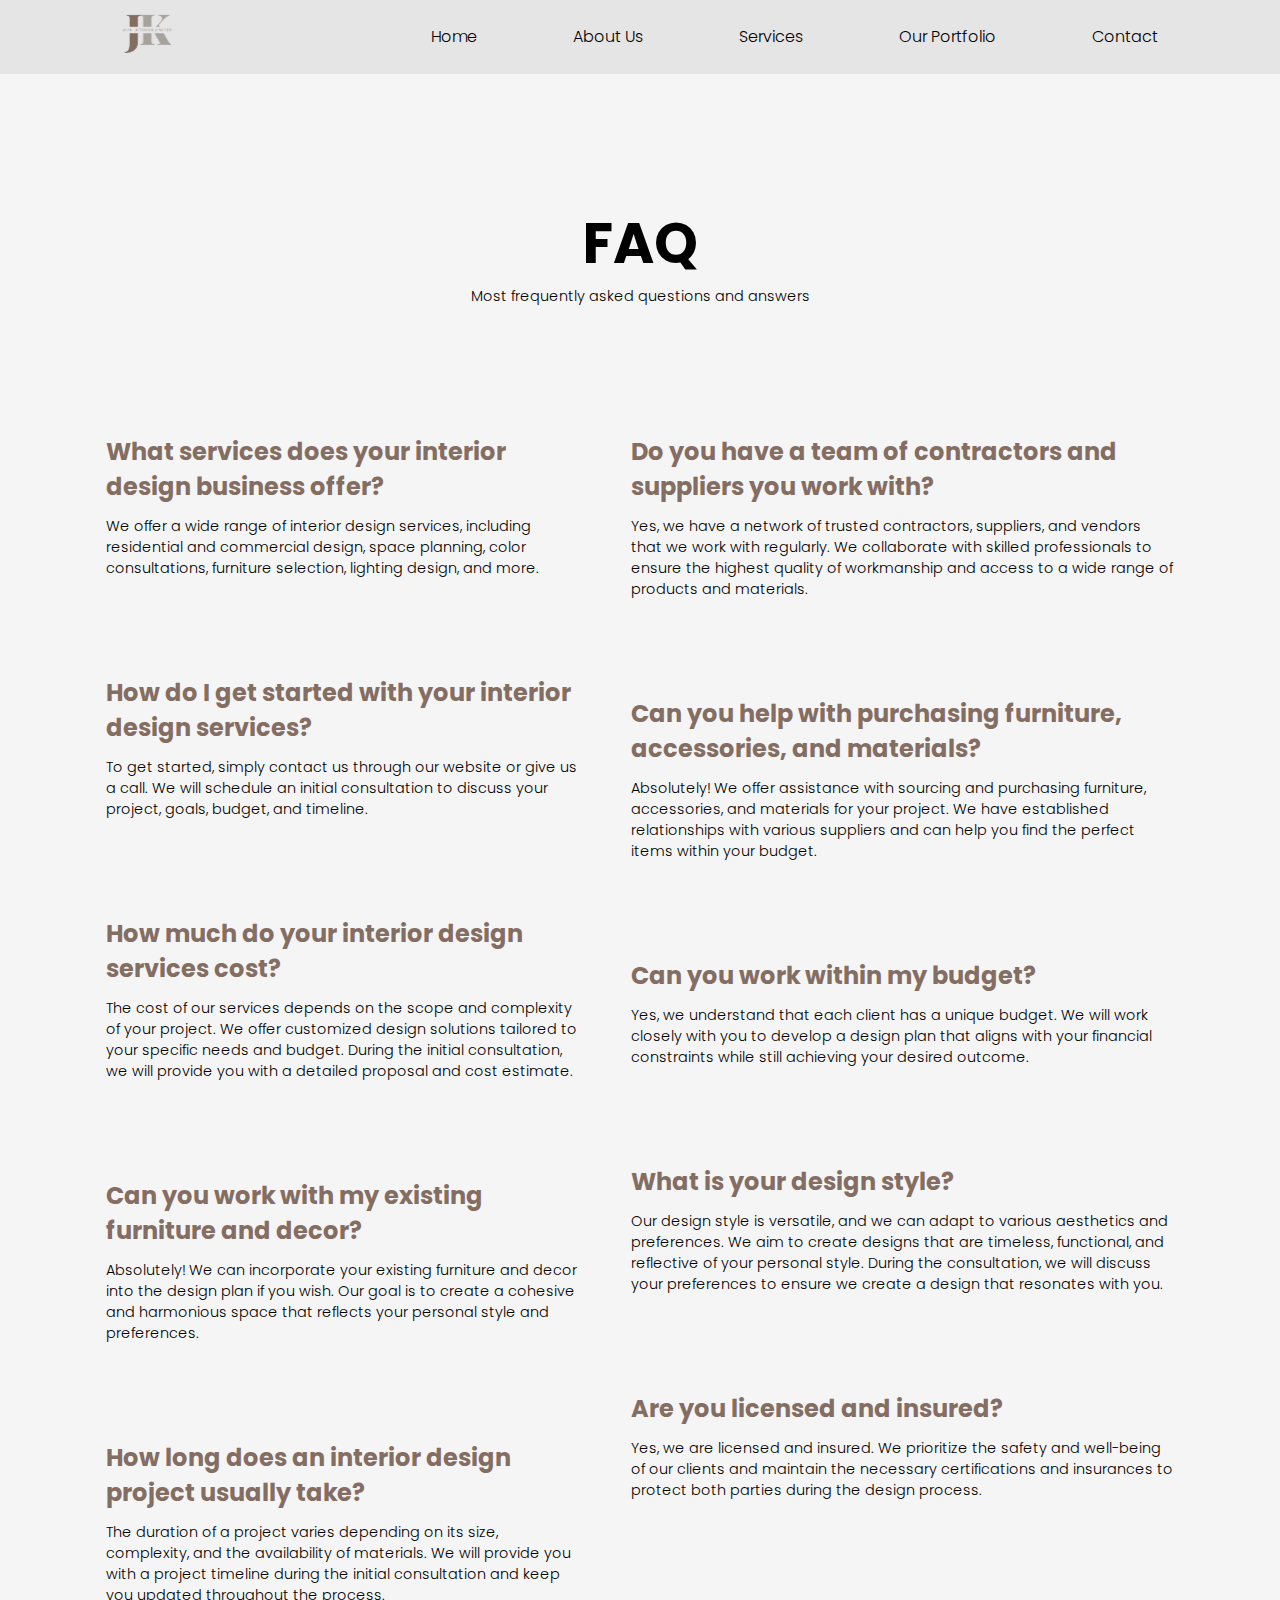
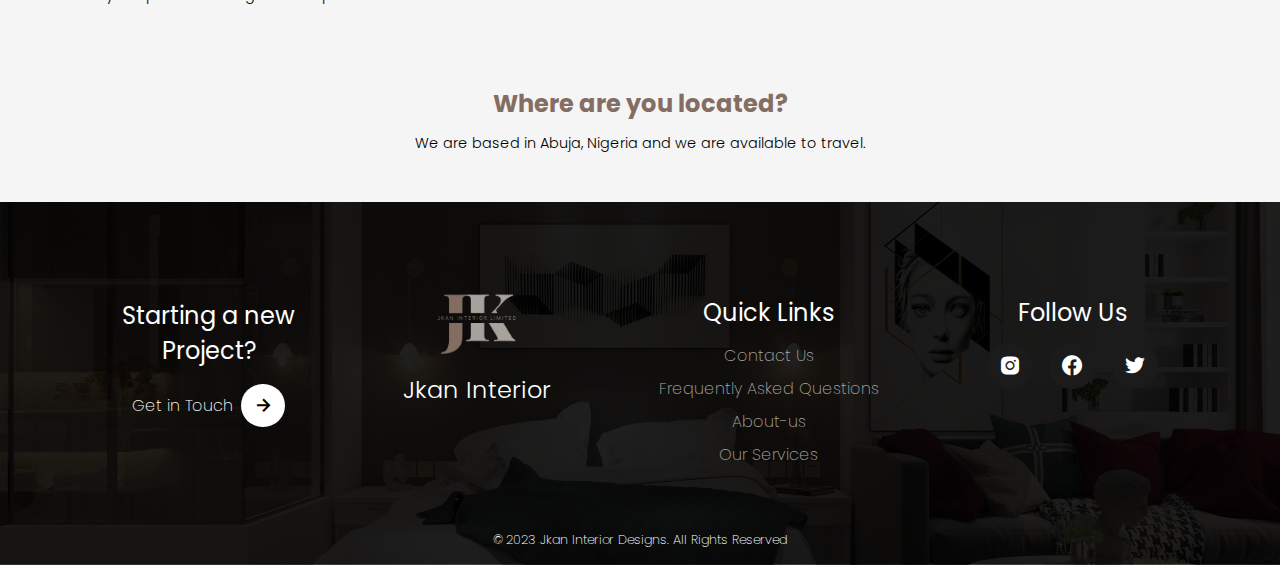
<file: questions.html>
<!DOCTYPE html>
<html lang="en">
<head>
    <meta charset="UTF-8">
    <meta name="viewport" content="width=device-width, initial-scale=1.0">
    <link rel="stylesheet" href="./style/questions.css">
    <link rel="preconnect" href="https://fonts.googleapis.com">
    <link rel="preconnect" href="https://fonts.gstatic.com" crossorigin>
    <link href="https://fonts.googleapis.com/css2?family=Poppins:wght@100;200;300;400;500;700;800&display=swap" rel="stylesheet">
    <link href='https://unpkg.com/boxicons@2.1.4/css/boxicons.min.css' rel='stylesheet'>
    <link rel="shortcut icon" href="./images/30A7BCE5-CEE4-4D57-AC01-54E5B7B79694 1.png" type="image/x-icon">
    <title>FAQ - jkan interior</title>
</head>
<body>
    <div class="header">
        <div class="container c1">
            <header>
                <a href="index.html"><img src="./images/30A7BCE5-CEE4-4D57-AC01-54E5B7B79694 1.png" class="logo" alt="company logo"></a>

                <nav>
                    <img src="./images/30A7BCE5-CEE4-4D57-AC01-54E5B7B79694 1.png" alt="company logo">
                    <ul>
                        <li><a href="index.html">Home</a></li>
                        <li><a href="about.html">About Us</a></li>
                        <li><a href="services.html">Services</a></li>
                        <li><a href="portfolio.html">Our Portfolio</a></li>
                        <li><a href="contact.html">Contact</a></li>
                    </ul>
                </nav>

                <div class="burger">
                    <div class="line1"></div>
                    <div class="line2"></div>
                    <div class="line3"></div>
                </div>
            </header>
        </div>
    </div>

    <div class="container c2">
        <div class="hero">
            <h1>FAQ</h1>
            <p>Most frequently asked questions and answers</p>
        </div>
    </div>

    <section class="third">
        <div class="container c3">
            <div class="questions-container">
                <div class="questions q1">
                    <div class="question">
                        <h3>What services does your interior design business offer?</h3>
                        <p>We offer a wide range of interior design services, including residential and commercial design, space planning, color consultations, furniture selection, lighting design, and more.</p>
                    </div>

                    <div class="question">
                        <h3>How do I get started with your interior design services?</h3>
                        <p>To get started, simply contact us through our website or give us a call. We will schedule an initial consultation to discuss your project, goals, budget, and timeline.</p>
                    </div>

                    <div class="question">
                        <h3>How much do your interior design services cost?</h3>
                        <p>The cost of our services depends on the scope and complexity of your project. We offer customized design solutions tailored to your specific needs and budget. During the initial consultation, we will provide you with a detailed proposal and cost estimate.</p>
                    </div>

                    <div class="question">
                        <h3>Can you work with my existing furniture and decor?</h3>
                        <p>Absolutely! We can incorporate your existing furniture and decor into the design plan if you wish. Our goal is to create a cohesive and harmonious space that reflects your personal style and preferences.</p>
                    </div>

                    <div class="question last-q2">
                        <h3>How long does an interior design project usually take?</h3>
                        <p>The duration of a project varies depending on its size, complexity, and the availability of materials. We will provide you with a project timeline during the initial consultation and keep you updated throughout the process.</p>
                    </div>
                </div>
                
                <div class="questions q2">
                    <div class="question">
                        <h3>Do you have a team of contractors and suppliers you work with?</h3>
                        <p>Yes, we have a network of trusted contractors, suppliers, and vendors that we work with regularly. We collaborate with skilled professionals to ensure the highest quality of workmanship and access to a wide range of products and materials.</p>
                    </div>

                    <div class="question">
                        <h3>Can you help with purchasing furniture, accessories, and materials?</h3>
                        <p>Absolutely! We offer assistance with sourcing and purchasing furniture, accessories, and materials for your project. We have established relationships with various suppliers and can help you find the perfect items within your budget.</p>
                    </div>
                    
                    <div class="question">
                        <h3>Can you work within my budget?</h3>
                        <p>Yes, we understand that each client has a unique budget. We will work closely with you to develop a design plan that aligns with your financial constraints while still achieving your desired outcome.</p>
                    </div>

                    <div class="question">
                        <h3>What is your design style?</h3>
                        <p>Our design style is versatile, and we can adapt to various aesthetics and preferences. We aim to create designs that are timeless, functional, and reflective of your personal style. During the consultation, we will discuss your preferences to ensure we create a design that resonates with you.</p>
                    </div>

                    <div class="question last-q">
                        <h3>Are you licensed and insured?</h3>
                        <p>Yes, we are licensed and insured. We prioritize the safety and well-being of our clients and maintain the necessary certifications and insurances to protect both parties during the design process.</p>
                    </div>
                </div>
            </div>
            <div class="last-question">
                <h3>Where are you located?</h3>
                <p>We are based in Abuja, Nigeria and we are available to travel.</p>
            </div>
        </div>
    </section>

    <footer>
        <div class="container last-page">
            <div class="last-page-content">
                <div class="contact-us">
                    <h1>Starting a new <br> Project?</h1>

                    <a href="contact.html">Get in Touch <i class="bx bx-right-arrow-alt"></i></a>
                </div>

                <div class="logo">
                    <a href="index.html"><img src="./images/30A7BCE5-CEE4-4D57-AC01-54E5B7B79694 1.png" alt=""></a>
                    <h2>Jkan Interior</h2>
                </div>

                <div class="quick-links">
                    <h1>Quick Links</h1>
                    <div class="links">
                        <ul>
                            <li><a href="contact.html">Contact Us</a></li>
                            <li><a href="questions.html">Frequently Asked Questions</a></li>
                            <li><a href="about.html">About-us</a></li>
                            <li><a href="services.html">Our Services</a></li>
                        </ul>
                    </div>
                </div>

                <div class="socials">
                    <h1>Follow Us</h1>
                    <div class="social-icons">
                        <a href="https://instagram.com/jkan_interior?igshid=NTc4MTIwNjQ2YQ==" target="_blank"><i class="bx bxl-instagram-alt"></i></a>
                        <a href="https://www.facebook.com/profile.php?id=100092999490034&mibextid=LQQJ4d" target="_blank"><i class="bx bxl-facebook-circle"></i></a>
                        <a href="https://twitter.com/ekanenaholo23/status/1686034765185503232?s=46&t=z8iQLYWNpz9GKLznW-rITQ"><i class="bx bxl-twitter"></i></a>
                    </div>
                </div>
            </div>

            <p>&#169 2023 Jkan Interior Designs. All Rights Reserved</p>
        </div>
    </footer>

    <script src="./js/services.js"></script>
</body>
</html>
</file>
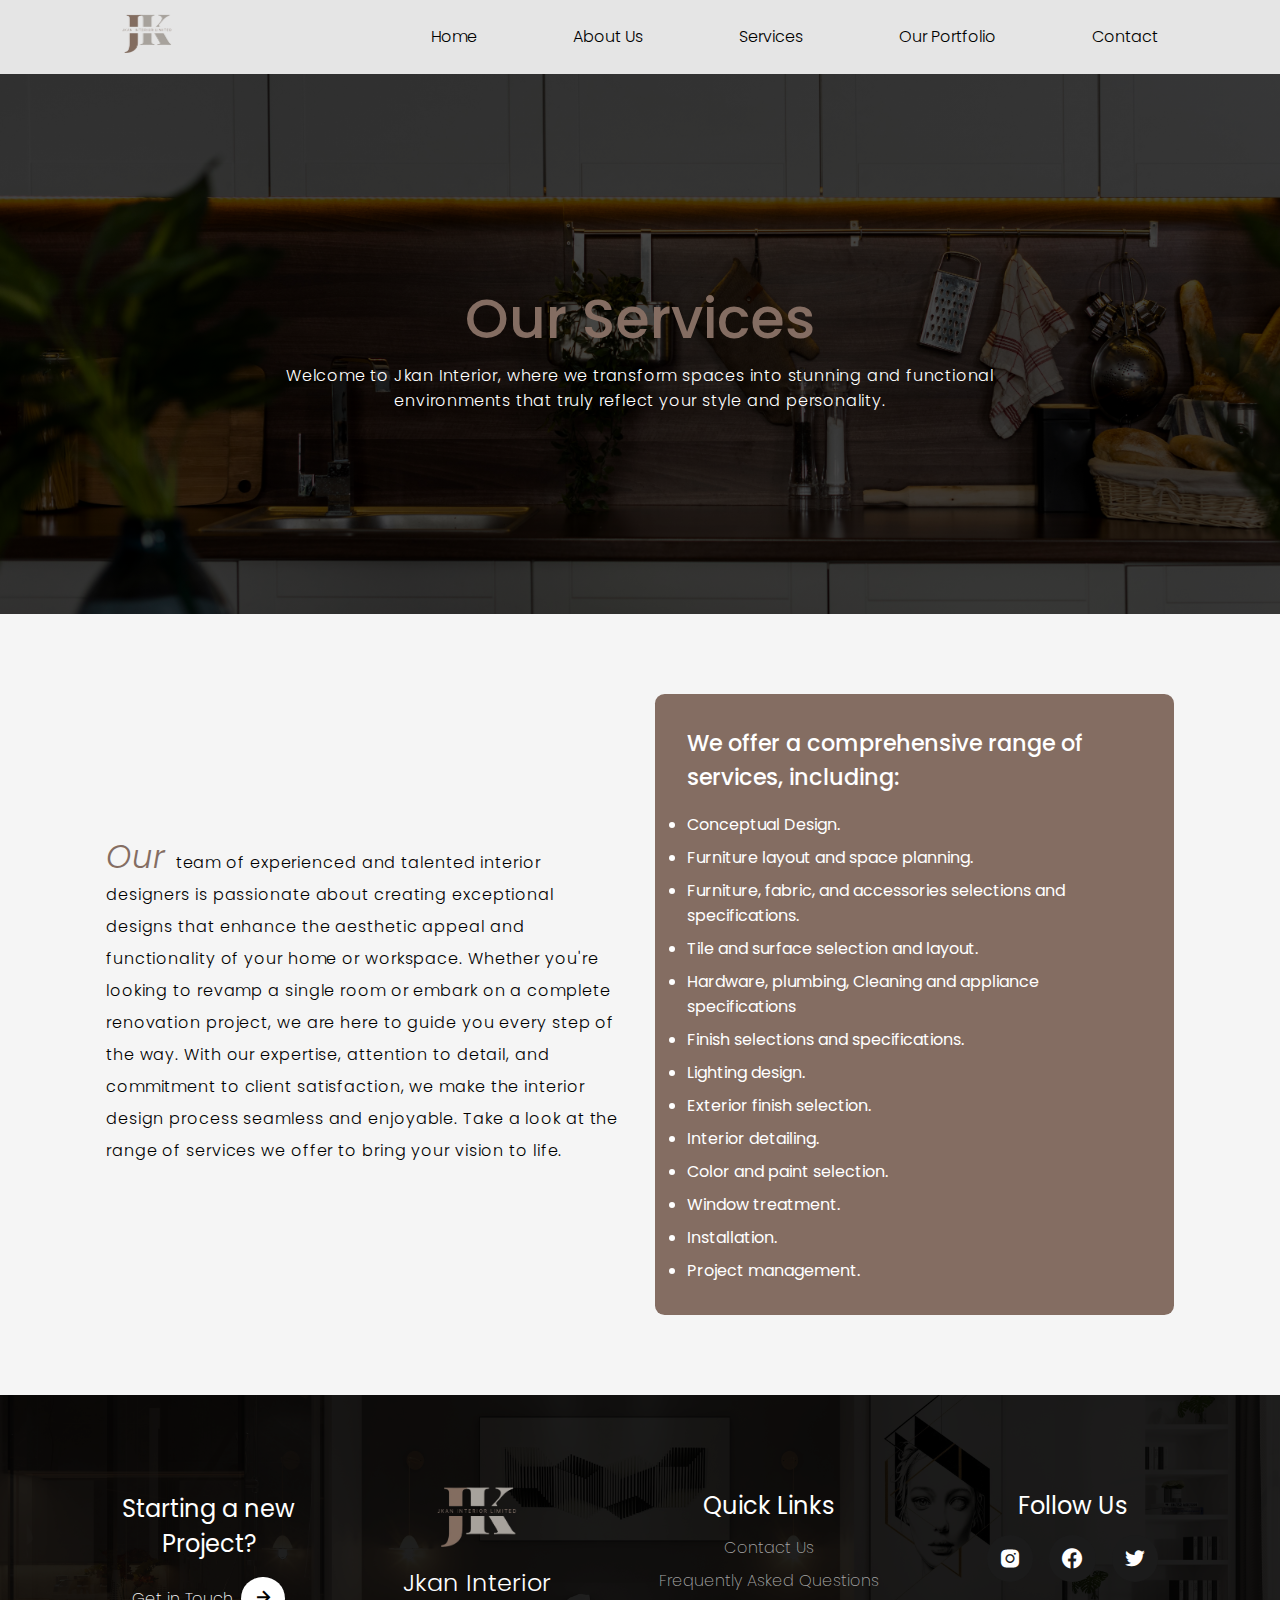
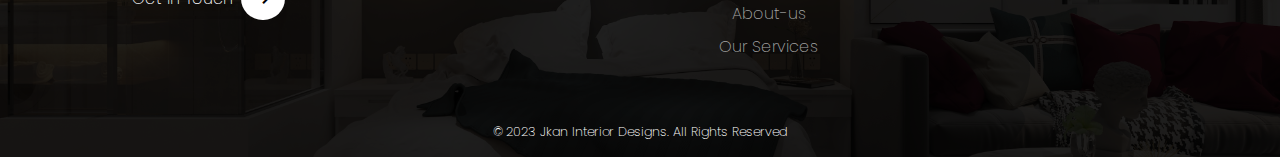
<file: services.html>
<!DOCTYPE html>
<html lang="en">
<head>
    <meta charset="UTF-8">
    <meta name="viewport" content="width=device-width, initial-scale=1.0">
    <link rel="preconnect" href="https://fonts.googleapis.com">
    <link rel="preconnect" href="https://fonts.gstatic.com" crossorigin>
    <link href="https://fonts.googleapis.com/css2?family=Poppins:wght@100;200;300;400;500;700;800&display=swap" rel="stylesheet">
    <link href='https://unpkg.com/boxicons@2.1.4/css/boxicons.min.css' rel='stylesheet'>
    <link rel="shortcut icon" href="./images/30A7BCE5-CEE4-4D57-AC01-54E5B7B79694 1.png" type="image/x-icon">
    <link rel="stylesheet" href="./style/services.css">
    <title>Services - jkan interior</title>
</head>
<body>
    <div class="header">
        <div class="container c1">
            <header>
                <a href="index.html"><img src="./images/30A7BCE5-CEE4-4D57-AC01-54E5B7B79694 1.png" class="logo" alt="company logo"></a>

                <nav>
                    <img src="./images/30A7BCE5-CEE4-4D57-AC01-54E5B7B79694 1.png" alt="company logo">
                    <ul>
                        <li><a href="index.html">Home</a></li>
                        <li><a href="about.html">About Us</a></li>
                        <li><a href="services.html">Services</a></li>
                        <li><a href="portfolio.html">Our Portfolio</a></li>
                        <li><a href="contact.html">Contact</a></li>
                    </ul>
                </nav>

                <div class="burger">
                    <div class="line1"></div>
                    <div class="line2"></div>
                    <div class="line3"></div>
                </div>
            </header>
        </div>
    </div>

    <section class="first">
        <div class="container hero-section">
            <div class="hero">
                <h1>Our Services</h1>
                <p>Welcome to Jkan Interior, where we transform spaces into stunning and functional environments that truly reflect your style and personality.</p>
            </div>
        </div>
    </section>

    <section class="second">
        <div class="container c3">
            <div class="c3-desc-content">
                <p><span>Our </span> team of experienced and talented interior designers is passionate about creating exceptional designs that enhance the aesthetic appeal and functionality of your home or workspace. Whether you're looking to revamp a single room or embark on a complete renovation project, we are here to guide you every step of the way. With our expertise, attention to detail, and commitment to client satisfaction, we make the interior design process seamless and enjoyable. Take a look at the range of services we offer to bring your vision to life.</p>
            </div>

            <div class="c3-services">
                <h3>We offer a comprehensive range of services, including:</h3>
                <ul>
                    <li>Conceptual Design.</li>
                    <li>Furniture layout and space planning.</li>
                    <li>Furniture, fabric, and accessories selections and specifications.</li>
                    <li>Tile and surface selection and layout.</li>
                    <li>Hardware, plumbing, Cleaning and appliance specifications</li>
                    <li>Finish selections and specifications.</li>
                    <li>Lighting design.</li>
                    <li>Exterior finish selection.</li>
                    <li>Interior detailing.</li>
                    <li>Color and paint selection.</li>
                    <li>Window treatment.</li>
                    <li>Installation.</li>
                    <li>Project management.</li>
                </ul>
            </div>
        </div>
    </section>
    
    <footer>
        <div class="container last-page">
            <div class="last-page-content">
                <div class="contact-us">
                    <h1>Starting a new <br> Project?</h1>

                    <a href="contact.html">Get in Touch <i class="bx bx-right-arrow-alt"></i></a>
                </div>

                <div class="logo">
                    <a href="index.html"><img src="./images/30A7BCE5-CEE4-4D57-AC01-54E5B7B79694 1.png" alt=""></a>
                    <h2>Jkan Interior</h2>
                </div>

                <div class="quick-links">
                    <h1>Quick Links</h1>
                    <div class="links">
                        <ul>
                            <li><a href="contact.html">Contact Us</a></li>
                            <li><a href="questions.html">Frequently Asked Questions</a></li>
                            <li><a href="about.html">About-us</a></li>
                            <li><a href="services.html">Our Services</a></li>
                        </ul>
                    </div>
                </div>

                <div class="socials">
                    <h1>Follow Us</h1>
                    <div class="social-icons">
                        <a href="https://instagram.com/jkan_interior?igshid=NTc4MTIwNjQ2YQ==" target="_blank"><i class="bx bxl-instagram-alt"></i></a>
                        <a href="https://www.facebook.com/profile.php?id=100092999490034&mibextid=LQQJ4d" target="_blank"><i class="bx bxl-facebook-circle"></i></a>
                        <a href="https://twitter.com/ekanenaholo23/status/1686034765185503232?s=46&t=z8iQLYWNpz9GKLznW-rITQ"><i class="bx bxl-twitter"></i></a>
                    </div>
                </div>
            </div>

            <p>&#169 2023 Jkan Interior Designs. All Rights Reserved</p>
        </div>
    </footer>
    
    <script src="./js/services.js"></script>
</body>
</html>
</file>
<file: style/questions.css>
* {
    margin: 0;
    padding: 0;
    box-sizing: border-box;
}

:root {
    --primary-color: #846d62;
    --secondary-color: #a8a29c;
    --back-color: whitesmoke;
}

body {
    font-family: 'Poppins', sans-serif;
    background: var(--back-color);
}

.no-scroll{
    overflow: hidden;
}

.header {
    position: sticky;
    top: 0;
    background: #e5e5e5;
    z-index: 999;
}

header {
    display: flex;
    justify-content: space-between;
    padding: .7em 1em;
    align-items: center;
}

header .logo {
    width: 50px;
}

nav {
    position: fixed;
    display: flex;
    flex-direction: column;
    justify-content: center;
    align-items: center;
    right: 0;
    top: 0;
    width: 100%;
    height: 100vh;
    background: rgba(0, 0, 0, 0.853);
    gap: 45px;
    opacity: 0;
    pointer-events: none;
    transition: .3s;
}

.active {
    opacity: 1;
    pointer-events: all;
}

nav img {
    width: 90px;
}

nav ul {
    display: flex;
    flex-direction: column;
    align-items: center;
    gap: 3rem;
}

nav ul li {
    list-style: none;
}

nav ul li a {
    text-decoration: none;
    color: white;
    font-size: 1.2rem;
}

.burger {
    display: flex;
    flex-direction: column;
    align-items: end;
    gap: 5px;
    z-index: 999;
    cursor: pointer;
}

.line1,
.line2,
.line3 {
    width: 30px;
    height: 2px;
    background: var(--primary-color);
    transition: .3s;
    border-radius: 1em;
}

.line1 {
    width: 40px;
}

.line3 {
    width: 25px;
}

.rotate .line1 {
    transform: translateY(7px) rotate(135deg);
    width: 30px;
}

.rotate .line2 {
    transform: translateX(30px);
    opacity: 0;
}

.rotate .line3 {
    transform: translateY(-7px) rotate(-135deg);
    width: 30px;
}

.c2{
    height: 40vh;
    display: flex;
    justify-content: center;
    align-items: center;
}

.c2 h1{
    font-size: 2.3rem;
}

.c2 p{
    font-weight: 300;
    font-size: .9rem;
}

.c3{
    padding: 1em;
    margin-bottom: 3em;
}

.c3 h3{
    margin: 0 0 .5em;
    color: var(--primary-color);
    font-size: 1.5rem;
}

.c3 p{
    font-weight: 300;
    font-size: .9rem;
}

.question{
    margin: 0 0 6em;
}

.last-q{
    margin: 0 0 3em;
}

footer{
    background: linear-gradient(0deg, #000000e0, #000000e0), url(../images/1068589.jpg);
    background-size: cover;
    background-position: right;
    color: white;
}

.last-page{
    display: flex;
    align-items: center;
    flex-direction: column;
    padding: 1em;
}

.last-page-content{
    display: flex;
    flex-direction: column;
    align-items: center;
    gap: 4rem;
    padding: 4em 2rem 3rem;
    text-align: center;
}

.last-page h2, h1{
    text-align: center;
}

.contact-us h1{
    font-weight: 400;
    margin: 1rem;
    font-size: 1.5rem;
}

.contact-us a{
    display: flex;
    align-items: center;
    gap: .5rem;
    text-decoration: none;
    color: white;
    font-weight: 200;
    justify-content: center;
}

.contact-us a i{
    background: white;
    color: black;
    padding: .6rem;
    font-size: 1.5rem;
    border-radius: 50%;
    transition: .3s;
}

.contact-us a:hover i{
    background: var(--primary-color);
    color: white;
}

.logo img{
    width: 80px;
    margin: .7rem;
}

.logo h2{
    font-weight: 300;
}

.quick-links h1{
    font-weight: 400;
    margin: .8rem;
    font-size: 1.5rem;
}

.links ul{
    list-style-type: none;
    display: flex;
    flex-direction: column;
    gap: .5rem;
}

.links ul li a{
    text-decoration: none;
    color: rgb(165, 165, 165);
    font-weight: 200;
}

.socials h1{
    font-weight: 400;
    margin: .8rem;
    font-size: 1.5rem;
}

.social-icons{
    display: flex;
    gap: 1rem;
}

.social-icons a{
    color: white;
    text-decoration: none;
}

.social-icons a i{
    font-size: 1.5rem;
    padding: .7rem;
    background: rgb(27, 27, 27);
    border-radius: 50%;
    cursor: pointer;
}

.last-page p{
    font-size: .8rem;
    font-weight: 200;
    text-align: center;
}

@media screen and (min-width: 768px){

    header{
        padding: .7em 1.5em;
    }
    
    header nav{
        position: unset;
        z-index: 999;
        background: none;
        width: unset;
        height: unset;
        opacity: 1;
        pointer-events: all;
    }

    header nav img{
        display: none;
    }

    header nav ul{
        flex-direction: row;
        gap: 4em;
    }

    header nav ul li a{
        color: black;
        font-weight: 300;
        font-size: 1rem;
        position: relative;
    }

    header nav ul li a::after{
        content: '';
        position: absolute;
        width: 100%;
        height: 1px;
        background: var(--primary-color);
        bottom: -20%;
        left: 0;
        transform: scaleX(0);
        transform-origin: left;
        transition: .3s ease;
    }

    header nav ul li a:hover::after{
        transform: scaleX(1);
        transform-origin: right;
    }

    header .burger{
        display: none;
    }

    .hero-section h1{
        font-size: 3.5rem;
    }

    .questions-container{
        display: flex;
        gap: 3em;
    }

    .last-question{
        text-align: center;
    }
}

@media screen and (min-width: 800px) {

    footer .last-page-content {
        flex-direction: row;
        justify-content: space-between;
        align-items: start;
        width: 100%;
        padding: 4em 1em;
    }

    .contact-us h1 {
        font-size: 1.5rem;
        margin: 1rem 0;
    }

    .socials h1 {
        font-size: 1.5rem;
    }

    .quick-links h1 {
        font-size: 1.5rem;
    }

    .last-q, .last-q2{
        margin: 0 0 2em;
    }
}


@media screen and (min-width: 1024px){

    header, .container{
        max-width: 1100px;
        margin: 0 auto;
    }

    header{
        padding: .9em 2em;
    }

    header nav ul{
        gap: 6em;
    }

    .hero h1{
        font-size: 3.5rem;
    }

    .questions{
        margin: 0 0 3em;
    }

    .c3{
        padding: 0 1em 3em;
    }
}
</file>
<file: style/services.css>
* {
    margin: 0;
    padding: 0;
    box-sizing: border-box;
}

:root {
    --primary-color: #846d62;
    --secondary-color: #a8a29c;
    --back-color: whitesmoke;
}

body {
    font-family: 'Poppins', sans-serif;
    background: var(--back-color);
}

.no-scroll{
    overflow: hidden;
}

.header {
    position: sticky;
    top: 0;
    background: #e5e5e5;
    z-index: 999;
}

header {
    display: flex;
    justify-content: space-between;
    padding: .7em 1em;
    align-items: center;
}

header .logo {
    width: 50px;
}

nav {
    position: fixed;
    display: flex;
    flex-direction: column;
    justify-content: center;
    align-items: center;
    right: 0;
    top: 0;
    width: 100%;
    height: 100vh;
    background: rgba(0, 0, 0, 0.853);
    gap: 45px;
    opacity: 0;
    pointer-events: none;
    transition: .3s;
}

.active {
    opacity: 1;
    pointer-events: all;
}

nav img {
    width: 90px;
}

nav ul {
    display: flex;
    flex-direction: column;
    align-items: center;
    gap: 3rem;
}

nav ul li {
    list-style: none;
}

nav ul li a {
    text-decoration: none;
    color: white;
    font-size: 1.2rem;
}

.burger {
    display: flex;
    flex-direction: column;
    align-items: end;
    gap: 5px;
    z-index: 999;
    cursor: pointer;
}

.line1,
.line2,
.line3 {
    width: 30px;
    height: 2px;
    background: var(--primary-color);
    transition: .3s;
    border-radius: 1em;
}

.line1 {
    width: 40px;
}

.line3 {
    width: 25px;
}

.rotate .line1 {
    transform: translateY(7px) rotate(135deg);
    width: 30px;
}

.rotate .line2 {
    transform: translateX(30px);
    opacity: 0;
}

.rotate .line3 {
    transform: translateY(-7px) rotate(-135deg);
    width: 30px;
}

.first{
    background: linear-gradient(0deg, #000000bb, #000000bb), url(../images/front-view-kitchen-counter.jpg);
    height: 60vh;
    background-size: cover;
    background-position: center;
    color: white;
}


.hero-section{
    display: flex;
    justify-content: center;
    align-items: center;
    height: 100%;
    padding: 1em;
}

.hero h1{
    color: var(--primary-color);
    font-weight: 500;
    font-size: 2.3rem;
    margin: 2px;
}

.hero-section p{
    font-weight: 300;
    text-align: center;
    font-size: .9rem;
}

.c3{
    padding: 1em;
}

.c3-desc-content p{
    font-weight: 300;
}

.c3-desc-content p span{
    font-style: italic;
    font-size: 2rem;
    color: var(--primary-color);
}

.c3-services{
    background: var(--primary-color);
    color: white;
    padding: 2em 2em;
    margin: 3em 0;
    border-radius: .6em;
}

.c3-services h3{
    font-weight: 500;
    margin: 0 0 .8em;
    font-size: 1.4rem;
}

.c3-services ul{
    display: flex;
    flex-direction: column;
    gap: .5em;
}

footer{
    background: linear-gradient(0deg, #000000e0, #000000e0), url(../images/1068589.jpg);
    background-size: cover;
    background-position: right;
    color: white;
}

.last-page{
    display: flex;
    align-items: center;
    flex-direction: column;
    padding: 1em;
}

.last-page-content{
    display: flex;
    flex-direction: column;
    align-items: center;
    gap: 4rem;
    padding: 4em 2rem 3rem;
    text-align: center;
}

.last-page h2, h1{
    text-align: center;
}

.contact-us h1{
    font-weight: 400;
    margin: 1rem;
    font-size: 1.5rem;
}

.contact-us a{
    display: flex;
    align-items: center;
    gap: .5rem;
    text-decoration: none;
    color: white;
    font-weight: 200;
    justify-content: center;
}

.contact-us a i{
    background: white;
    color: black;
    padding: .6rem;
    font-size: 1.5rem;
    border-radius: 50%;
    transition: .3s;
}

.contact-us a:hover i{
    background: var(--primary-color);
    color: white;
}

.logo img{
    width: 80px;
    margin: .7rem;
}

.logo h2{
    font-weight: 300;
}

.quick-links h1{
    font-weight: 400;
    margin: .8rem;
    font-size: 1.5rem;
}

.links ul{
    list-style-type: none;
    display: flex;
    flex-direction: column;
    gap: .5rem;
}

.links ul li a{
    text-decoration: none;
    color: rgb(165, 165, 165);
    font-weight: 200;
}

.socials h1{
    font-weight: 400;
    margin: .8rem;
    font-size: 1.5rem;
}

.social-icons{
    display: flex;
    gap: 1rem;
}

.social-icons a{
    color: white;
    text-decoration: none;
}

.social-icons a i{
    font-size: 1.5rem;
    padding: .7rem;
    background: rgb(27, 27, 27);
    border-radius: 50%;
    cursor: pointer;
}

.last-page p{
    font-size: .8rem;
    font-weight: 200;
    text-align: center;

}

@media screen and (min-width: 768px){

    header{
        padding: .7em 1.5em;
    }
    header nav{
        position: unset;
        z-index: 999;
        background: none;
        width: unset;
        height: unset;
        opacity: 1;
        pointer-events: all;
    }

    header nav img{
        display: none;
    }

    header nav ul{
        flex-direction: row;
        gap: 4em;
    }

    header nav ul li a{
        color: black;
        font-weight: 300;
        font-size: 1rem;
        position: relative;
    }

    header nav ul li a::after{
        content: '';
        position: absolute;
        width: 100%;
        height: 1px;
        background: var(--primary-color);
        bottom: -20%;
        left: 0;
        transform: scaleX(0);
        transform-origin: left;
        transition: .3s ease;
    }

    header nav ul li a:hover::after{
        transform: scaleX(1);
        transform-origin: right;
    }

    header .burger{
        display: none;
    }

    .c3{
        display: flex;
        align-items: center;
        gap: 2em;
        margin: 3em 0;
    }

    .c3-desc-content{
        width: 50%;
    }

    .c3-desc-content p{
        line-height: 2em;
        letter-spacing: .9px;
    }

    .c3-services{
        width: 50%;
        margin: 0;
    }
}

@media screen and (min-width: 800px) {

    footer .last-page-content {
        flex-direction: row;
        justify-content: space-between;
        align-items: start;
        width: 100%;
        padding: 4em 1em;
    }

    .contact-us h1 {
        font-size: 1.5rem;
        margin: 1rem 0;
    }

    .socials h1 {
        font-size: 1.5rem;
    }

    .quick-links h1 {
        font-size: 1.5rem;
    }

    .hero{
        display: flex;
        flex-direction: column;
        align-items: center;
    }

    .hero p{
        width: 70%;
    }
}

@media screen and (min-width: 1024px){

    header, .container{
        max-width: 1100px;
        margin: 0 auto;
    }

    header{
        padding: .9em 2em;
    }

    header nav ul{
        gap: 6em;
    }

    .c3{
        margin: 4em auto;
    }

    .hero h1{
        font-size: 3.5rem;
    }

    .hero p{
        font-size: 1rem;
        letter-spacing: .8px;
    }
}
</file>
